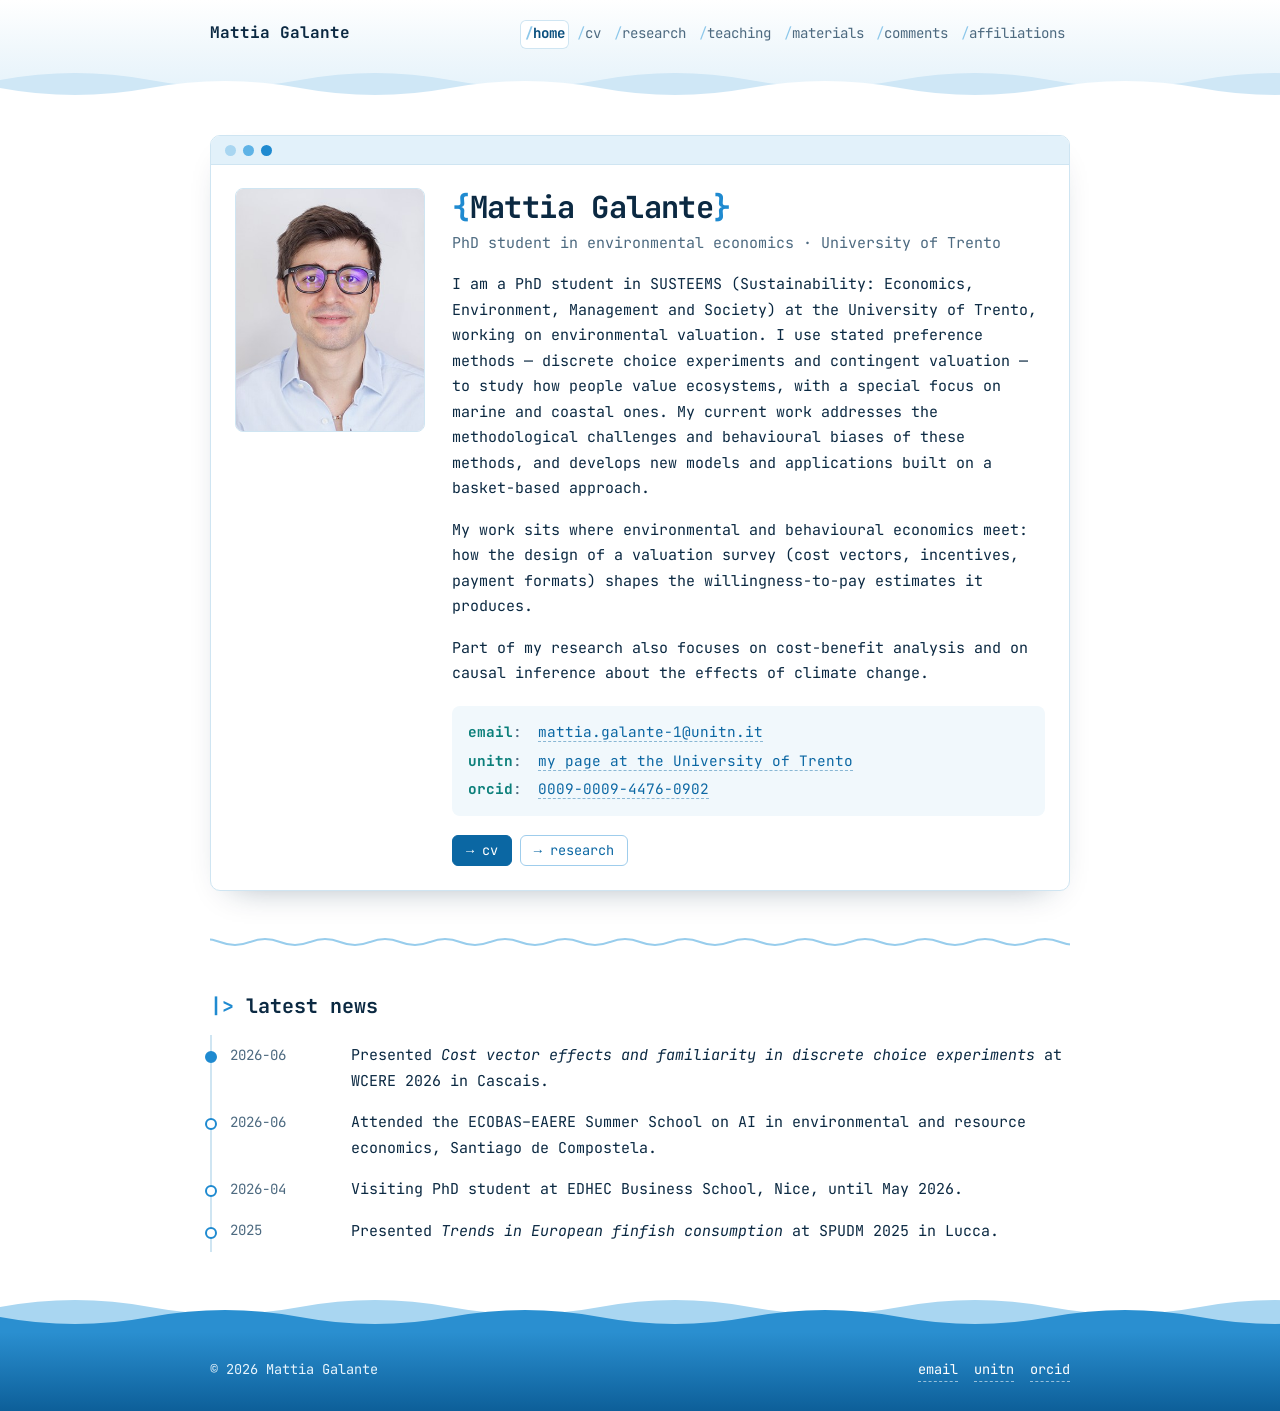
<file: index.html>
<!DOCTYPE html>
<html lang="en">
<head>
  <meta charset="utf-8">
  <meta name="viewport" content="width=device-width, initial-scale=1">
  <title>Mattia Galante — Environmental Economics</title>
  <meta name="description" content="PhD student in Sustainability (economics) at the University of Trento: economic valuation of marine ecosystems, stated preferences, choice modelling.">
  <meta name="author" content="Mattia Galante">
  <meta name="theme-color" content="#1f8ad0">
  <link rel="icon" href="assets/img/favicon.svg" type="image/svg+xml">
  <link rel="stylesheet" href="assets/css/style.css">
  <script src="assets/js/main.js" defer></script>
</head>
<body>
  <a class="skip-link" href="#main">Skip to content</a>

  <!-- ===== HEADER — same on every page: only aria-current changes ===== -->
  <header class="site-header">
    <div class="wrap">
      <a class="brand" href="index.html">Mattia Galante</a>
      <nav class="site-nav" aria-label="Main">
        <a href="index.html" aria-current="page">home</a>
        <a href="cv.html">cv</a>
        <a href="research.html">research</a>
        <a href="teaching.html">teaching</a>
        <a href="materials.html">materials</a>
        <a href="comments.html">comments</a>
        <a href="affiliations.html">affiliations</a>
      </nav>
    </div>
  </header>

  <main id="main" class="wrap">

    <!-- ===== ABOUT ME ===== -->
    <section class="term" aria-labelledby="about-title">
      <div class="term-bar" aria-hidden="true"><i></i><i></i><i></i></div>
      <div class="term-body about">
        <!-- Photo: to change it, replace assets/img/photo.jpg keeping the same name -->
        <img class="photo" src="assets/img/photo.jpg" alt="Portrait of Mattia Galante" width="190" height="245">
        <div>
          <h1 id="about-title">Mattia Galante</h1>
          <p class="role">PhD student in environmental economics &middot; University of Trento</p>
          <p>I am a PhD student in SUSTEEMS (Sustainability: Economics, Environment, Management and Society) at the University of Trento, working on environmental valuation. I use stated preference methods &mdash; discrete choice experiments and contingent valuation &mdash; to study how people value ecosystems, with a special focus on marine and coastal ones. My current work addresses the methodological challenges and behavioural biases of these methods, and develops new models and applications built on a basket-based approach.</p>
          <p>My work sits where environmental and behavioural economics meet: how the design of a valuation survey (cost vectors, incentives, payment formats) shapes the willingness-to-pay estimates it produces.</p>
          <p>Part of my research also focuses on cost-benefit analysis and on causal inference about the effects of climate change.</p>
          <dl class="kv">
            <dt>email</dt><dd><a href="mailto:mattia.galante-1@unitn.it">mattia.galante-1@unitn.it</a></dd>
            <dt>unitn</dt><dd><a href="https://webapps.unitn.it/du/en/Persona/PER0280218/Curriculum">my page at the University of Trento</a></dd>
            <dt>orcid</dt><dd><a href="https://orcid.org/0009-0009-4476-0902">0009-0009-4476-0902</a></dd>
          </dl>
          <div class="btn-row">
            <a class="btn primary" href="cv.html">&rarr; cv</a>
            <a class="btn" href="research.html">&rarr; research</a>
          </div>
        </div>
      </div>
    </section>

    <hr class="tilde">

    <!-- ===== LATEST NEWS — newest first; copy an <li> to add an item ===== -->
    <section aria-labelledby="news-title">
      <h2 id="news-title">latest news</h2>
      <ul class="log">
        <li><time datetime="2026-06">2026-06</time><span>Presented <em>Cost vector effects and familiarity in discrete choice experiments</em> at WCERE 2026 in Cascais.</span></li>
        <li><time datetime="2026-06">2026-06</time><span>Attended the ECOBAS&ndash;EAERE Summer School on AI in environmental and resource economics, Santiago de Compostela.</span></li>
        <li><time datetime="2026-04">2026-04</time><span>Visiting PhD student at EDHEC Business School, Nice, until May 2026.</span></li>
        <li><time datetime="2025">2025</time><span>Presented <em>Trends in European finfish consumption</em> at SPUDM 2025 in Lucca.</span></li>
      </ul>
    </section>
  </main>

  <!-- ===== FOOTER — same on every page ===== -->
  <footer class="site-footer">
    <div class="wrap">
      <span>&copy; <span data-year>2026</span> Mattia Galante</span>
      <span class="footer-links">
        <a href="mailto:mattia.galante-1@unitn.it">email</a>
        <a href="https://webapps.unitn.it/du/en/Persona/PER0280218/Curriculum">unitn</a>
        <a href="https://orcid.org/0009-0009-4476-0902">orcid</a>
      </span>
    </div>
  </footer>
</body>
</html>
</file>
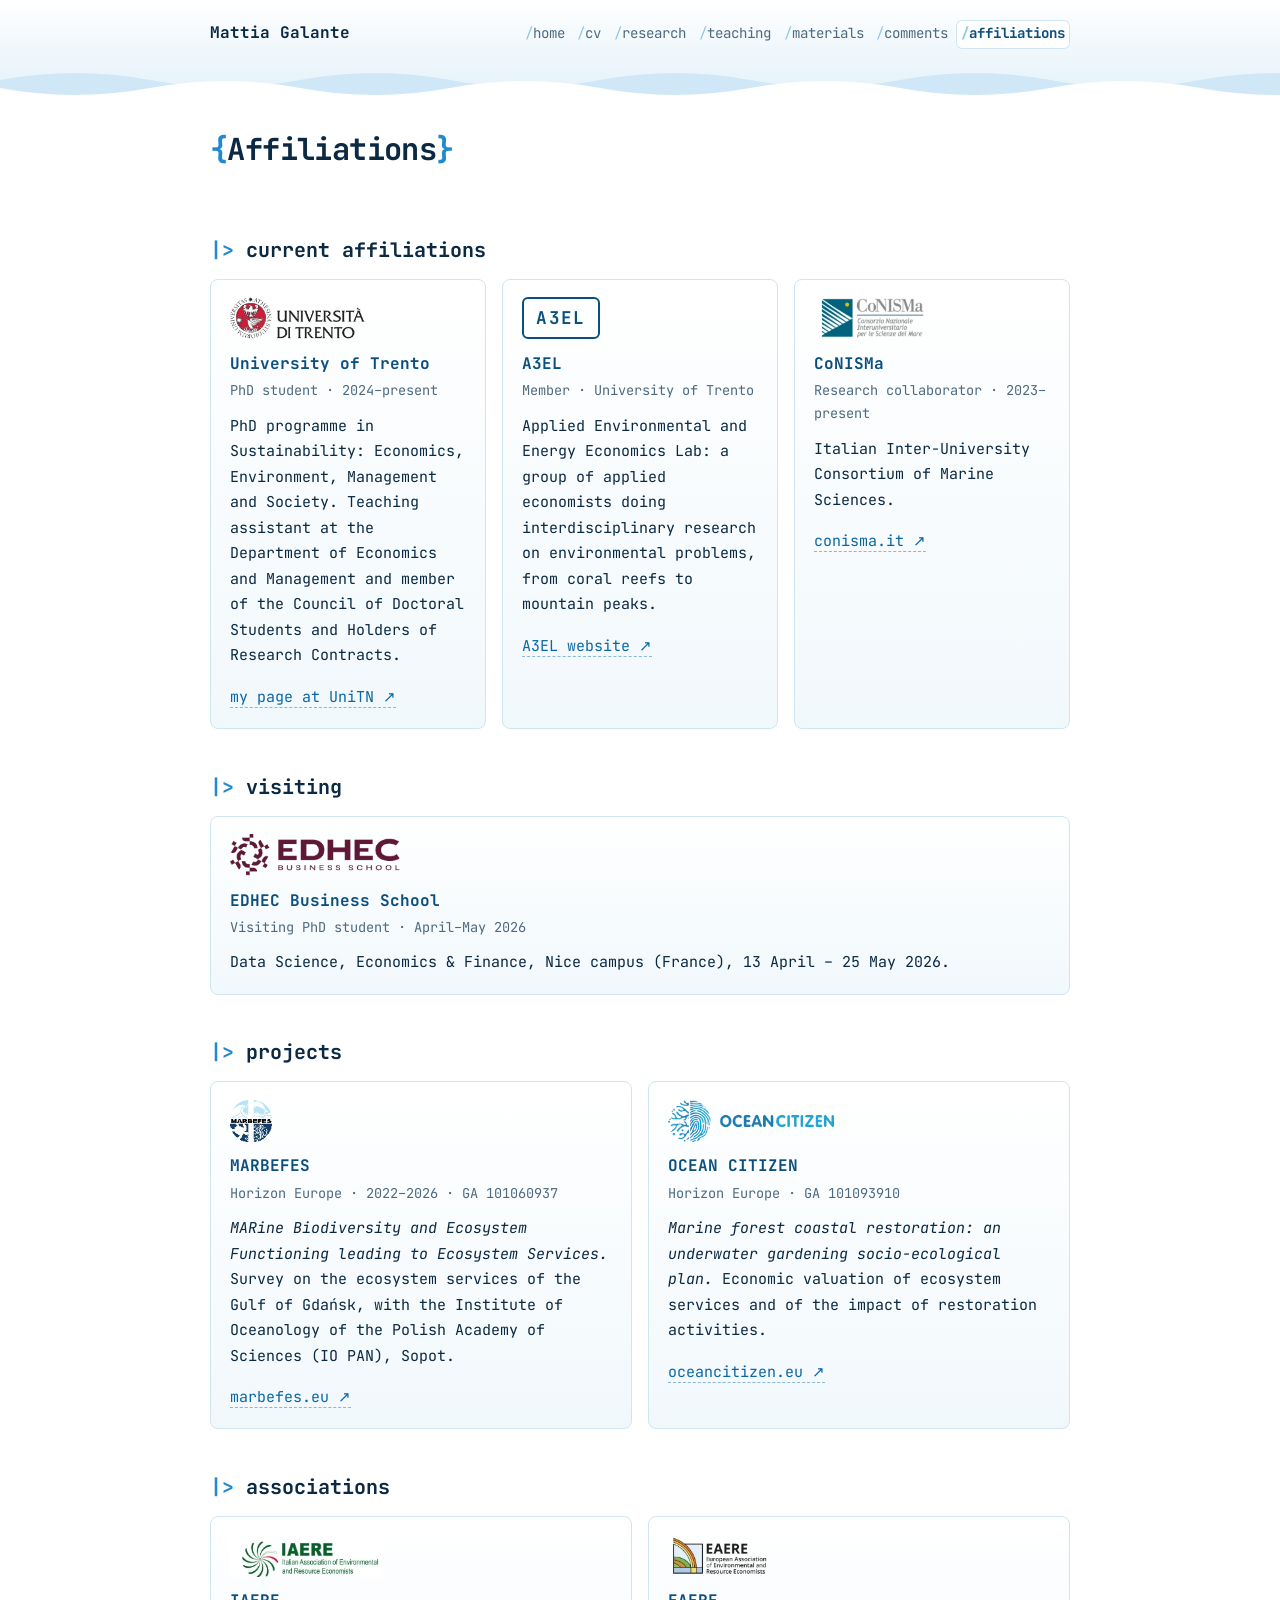
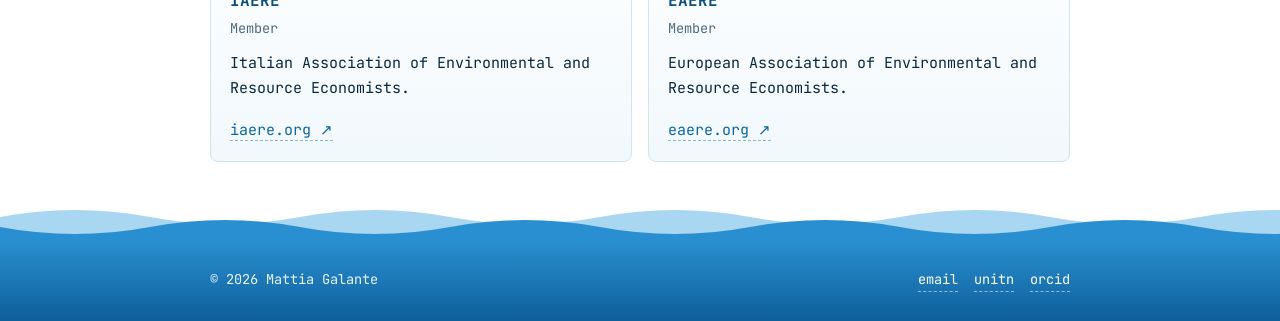
<file: affiliations.html>
<!DOCTYPE html>
<html lang="en">
<head>
  <meta charset="utf-8">
  <meta name="viewport" content="width=device-width, initial-scale=1">
  <title>Affiliations — Mattia Galante</title>
  <meta name="description" content="Affiliations of Mattia Galante.">
  <meta name="author" content="Mattia Galante">
  <meta name="theme-color" content="#1f8ad0">
  <link rel="icon" href="assets/img/favicon.svg" type="image/svg+xml">
  <link rel="stylesheet" href="assets/css/style.css">
  <script src="assets/js/main.js" defer></script>
</head>
<body>
  <a class="skip-link" href="#main">Skip to content</a>

  <!-- ===== HEADER — same on every page: only aria-current changes ===== -->
  <header class="site-header">
    <div class="wrap">
      <a class="brand" href="index.html">Mattia Galante</a>
      <nav class="site-nav" aria-label="Main">
        <a href="index.html">home</a>
        <a href="cv.html">cv</a>
        <a href="research.html">research</a>
        <a href="teaching.html">teaching</a>
        <a href="materials.html">materials</a>
        <a href="comments.html">comments</a>
        <a href="affiliations.html" aria-current="page">affiliations</a>
      </nav>
    </div>
  </header>

  <main id="main" class="wrap">

    <section class="page-head">
      <h1>Affiliations</h1>
    </section>

    <section aria-labelledby="aff-current">
      <h2 id="aff-current">current affiliations</h2>
      <div class="cards">
        <article class="card">
          <img class="card-logo" src="assets/img/logos/unitn.webp" alt="University of Trento logo" loading="lazy">
          <h3>University of Trento</h3>
          <p class="meta">PhD student &middot; 2024&ndash;present</p>
          <p>PhD programme in Sustainability: Economics, Environment, Management and Society. Teaching assistant at the Department of Economics and Management and member of the Council of Doctoral Students and Holders of Research Contracts.</p>
          <p><a href="https://webapps.unitn.it/du/en/Persona/PER0280218/Curriculum">my page at UniTN &#8599;</a></p>
        </article>
        <article class="card">
          <span class="card-logo-text" aria-hidden="true">A3EL</span>
          <h3>A3EL</h3>
          <p class="meta">Member &middot; University of Trento</p>
          <p>Applied Environmental and Energy Economics Lab: a group of applied economists doing interdisciplinary research on environmental problems, from coral reefs to mountain peaks.</p>
          <p><a href="https://sites.google.com/view/a3el/home">A3EL website &#8599;</a></p>
        </article>
        <article class="card">
          <img class="card-logo" src="assets/img/logos/conisma.webp" alt="CoNISMa logo" loading="lazy">
          <h3>CoNISMa</h3>
          <p class="meta">Research collaborator &middot; 2023&ndash;present</p>
          <p>Italian Inter-University Consortium of Marine Sciences.</p>
          <p><a href="https://www.conisma.it/">conisma.it &#8599;</a></p>
        </article>
      </div>
    </section>

    <section aria-labelledby="aff-visiting">
      <h2 id="aff-visiting">visiting</h2>
      <div class="cards">
        <article class="card">
          <img class="card-logo" src="assets/img/logos/edhec.webp" alt="EDHEC Business School logo" loading="lazy">
          <h3>EDHEC Business School</h3>
          <p class="meta">Visiting PhD student &middot; April&ndash;May 2026</p>
          <p>Data Science, Economics &amp; Finance, Nice campus (France), 13 April &ndash; 25 May 2026.</p>
        </article>
      </div>
    </section>

    <section aria-labelledby="aff-projects">
      <h2 id="aff-projects">projects</h2>
      <div class="cards">
        <article class="card">
          <img class="card-logo" src="assets/img/logos/marbefes.webp" alt="MARBEFES logo" loading="lazy">
          <h3>MARBEFES</h3>
          <p class="meta">Horizon Europe &middot; 2022&ndash;2026 &middot; GA 101060937</p>
          <p><em>MARine Biodiversity and Ecosystem Functioning leading to Ecosystem Services.</em> Survey on the ecosystem services of the Gulf of Gdańsk, with the Institute of Oceanology of the Polish Academy of Sciences (IO PAN), Sopot.</p>
          <p><a href="https://www.marbefes.eu">marbefes.eu &#8599;</a></p>
        </article>
        <article class="card">
          <img class="card-logo" src="assets/img/logos/oceancitizen.webp" alt="OCEAN CITIZEN logo" loading="lazy">
          <h3>OCEAN CITIZEN</h3>
          <p class="meta">Horizon Europe &middot; GA 101093910</p>
          <p><em>Marine forest coastal restoration: an underwater gardening socio-ecological plan.</em> Economic valuation of ecosystem services and of the impact of restoration activities.</p>
          <p><a href="https://oceancitizen.eu/">oceancitizen.eu &#8599;</a></p>
        </article>
      </div>
    </section>

    <section aria-labelledby="aff-assoc">
      <h2 id="aff-assoc">associations</h2>
      <div class="cards">
        <article class="card">
          <img class="card-logo" src="assets/img/logos/iaere.webp" alt="IAERE logo" loading="lazy">
          <h3>IAERE</h3>
          <p class="meta">Member</p>
          <p>Italian Association of Environmental and Resource Economists.</p>
          <p><a href="https://www.iaere.org/">iaere.org &#8599;</a></p>
        </article>
        <article class="card">
          <img class="card-logo" src="assets/img/logos/eaere.webp" alt="EAERE logo" loading="lazy">
          <h3>EAERE</h3>
          <p class="meta">Member</p>
          <p>European Association of Environmental and Resource Economists.</p>
          <p><a href="https://www.eaere.org/">eaere.org &#8599;</a></p>
        </article>
      </div>
    </section>
  </main>

  <!-- ===== FOOTER — same on every page ===== -->
  <footer class="site-footer">
    <div class="wrap">
      <span>&copy; <span data-year>2026</span> Mattia Galante</span>
      <span class="footer-links">
        <a href="mailto:mattia.galante-1@unitn.it">email</a>
        <a href="https://webapps.unitn.it/du/en/Persona/PER0280218/Curriculum">unitn</a>
        <a href="https://orcid.org/0009-0009-4476-0902">orcid</a>
      </span>
    </div>
  </footer>
</body>
</html>
</file>
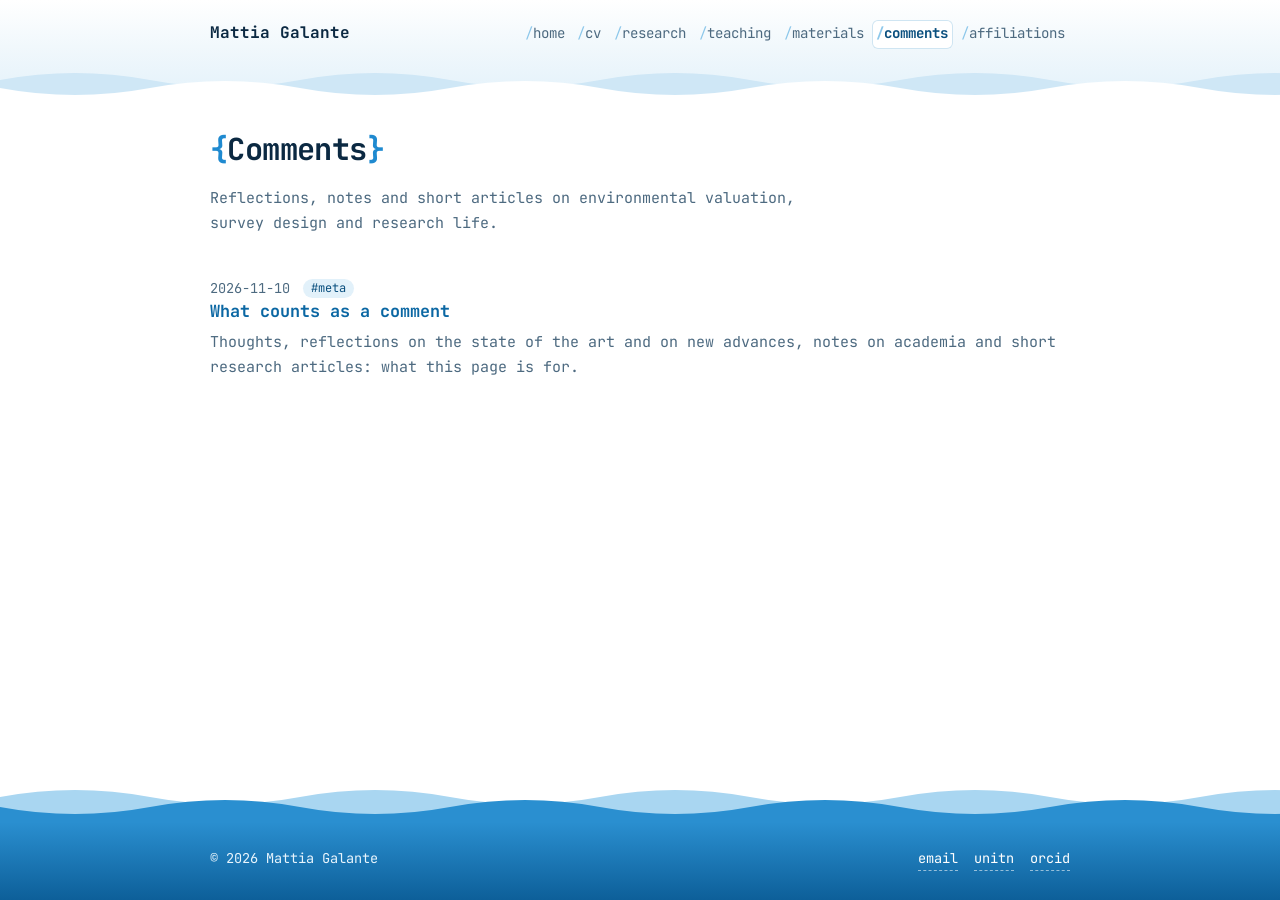
<file: comments.html>
<!DOCTYPE html>
<html lang="en">
<head>
  <meta charset="utf-8">
  <meta name="viewport" content="width=device-width, initial-scale=1">
  <title>Comments — Mattia Galante</title>
  <meta name="description" content="Reflections and short articles by Mattia Galante.">
  <meta name="author" content="Mattia Galante">
  <meta name="theme-color" content="#1f8ad0">
  <link rel="icon" href="assets/img/favicon.svg" type="image/svg+xml">
  <link rel="stylesheet" href="assets/css/style.css">
  <script src="assets/js/main.js" defer></script>
</head>
<body>
  <a class="skip-link" href="#main">Skip to content</a>

  <!-- ===== HEADER — same on every page: only aria-current changes ===== -->
  <header class="site-header">
    <div class="wrap">
      <a class="brand" href="index.html">Mattia Galante</a>
      <nav class="site-nav" aria-label="Main">
        <a href="index.html">home</a>
        <a href="cv.html">cv</a>
        <a href="research.html">research</a>
        <a href="teaching.html">teaching</a>
        <a href="materials.html">materials</a>
        <a href="comments.html" aria-current="page">comments</a>
        <a href="affiliations.html">affiliations</a>
      </nav>
    </div>
  </header>

  <main id="main" class="wrap">

    <section class="page-head">
      <h1>Comments</h1>
      <p class="lead">Reflections, notes and short articles on environmental valuation, survey design and research life.</p>
    </section>

    <!-- New post: copy an existing file in comments/ (e.g. what-counts-as-a-comment.html),
         rename it, edit it, then copy an <article class="post-item"> block below (newest first). -->
    <section class="posts" aria-label="All posts">
      <article class="post-item">
        <div class="meta"><time datetime="2026-11-10">2026-11-10</time><span class="tag">#meta</span></div>
        <h3><a href="comments/what-counts-as-a-comment.html">What counts as a comment</a></h3>
        <p class="muted">Thoughts, reflections on the state of the art and on new advances, notes on academia and short research articles: what this page is for.</p>
      </article>
    </section>
  </main>

  <!-- ===== FOOTER — same on every page ===== -->
  <footer class="site-footer">
    <div class="wrap">
      <span>&copy; <span data-year>2026</span> Mattia Galante</span>
      <span class="footer-links">
        <a href="mailto:mattia.galante-1@unitn.it">email</a>
        <a href="https://webapps.unitn.it/du/en/Persona/PER0280218/Curriculum">unitn</a>
        <a href="https://orcid.org/0009-0009-4476-0902">orcid</a>
      </span>
    </div>
  </footer>
</body>
</html>
</file>
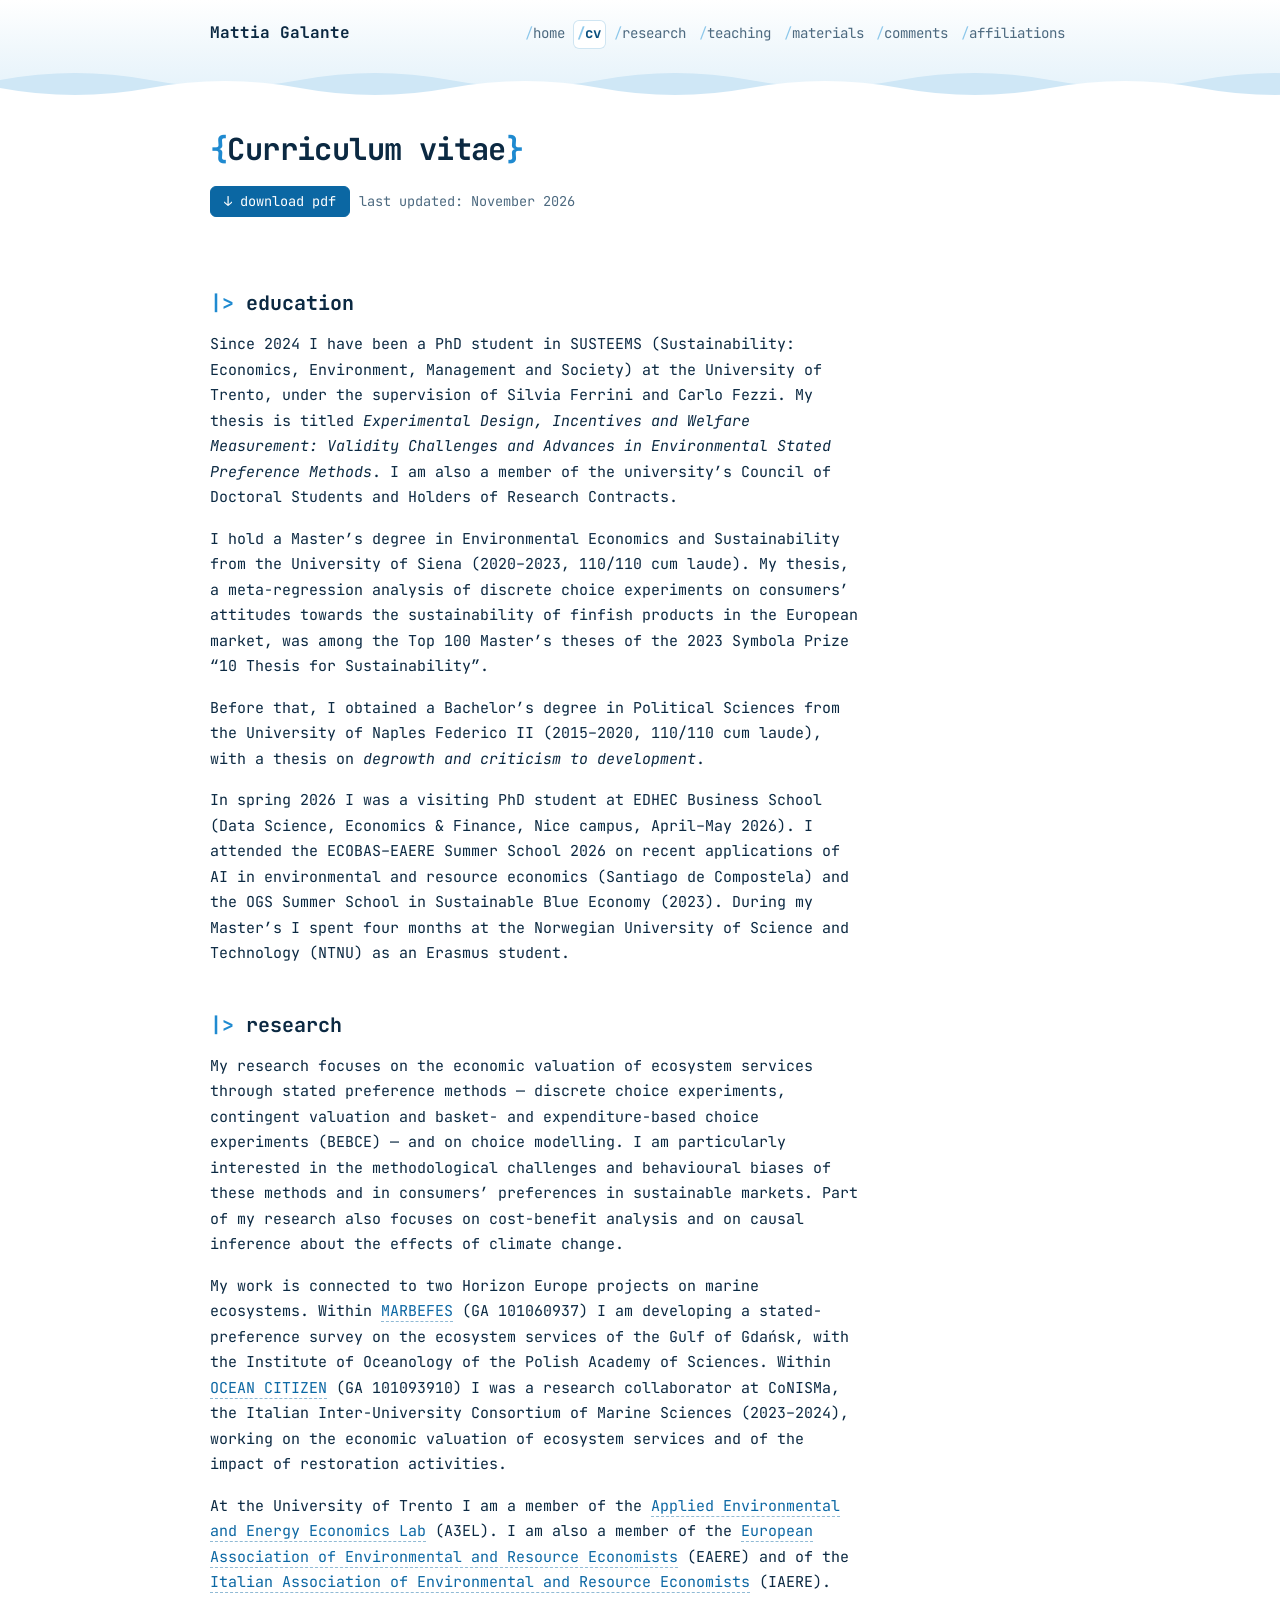
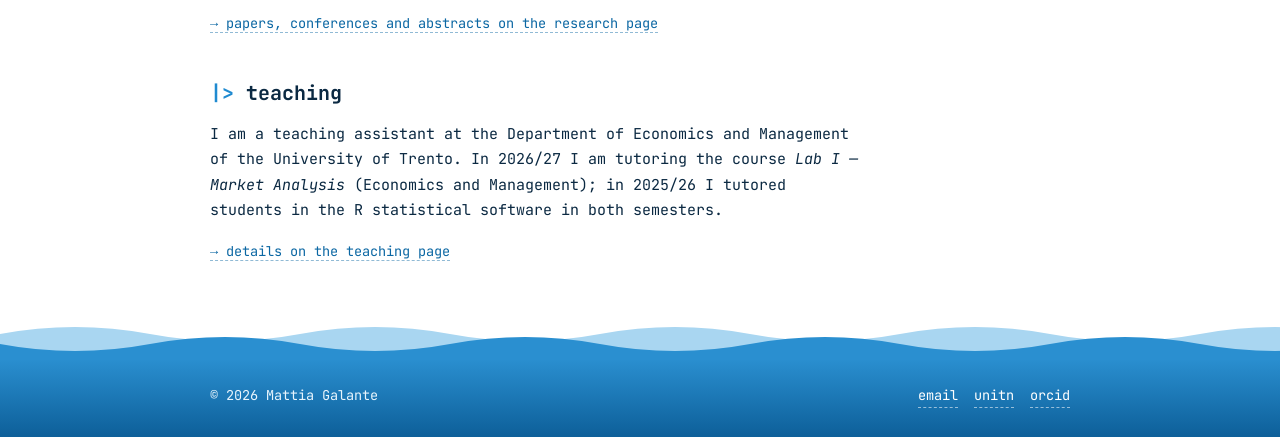
<file: cv.html>
<!DOCTYPE html>
<html lang="en">
<head>
  <meta charset="utf-8">
  <meta name="viewport" content="width=device-width, initial-scale=1">
  <title>CV — Mattia Galante</title>
  <meta name="description" content="Curriculum vitae of Mattia Galante.">
  <meta name="author" content="Mattia Galante">
  <meta name="theme-color" content="#1f8ad0">
  <link rel="icon" href="assets/img/favicon.svg" type="image/svg+xml">
  <link rel="stylesheet" href="assets/css/style.css">
  <script src="assets/js/main.js" defer></script>
</head>
<body>
  <a class="skip-link" href="#main">Skip to content</a>

  <!-- ===== HEADER — same on every page: only aria-current changes ===== -->
  <header class="site-header">
    <div class="wrap">
      <a class="brand" href="index.html">Mattia Galante</a>
      <nav class="site-nav" aria-label="Main">
        <a href="index.html">home</a>
        <a href="cv.html" aria-current="page">cv</a>
        <a href="research.html">research</a>
        <a href="teaching.html">teaching</a>
        <a href="materials.html">materials</a>
        <a href="comments.html">comments</a>
        <a href="affiliations.html">affiliations</a>
      </nav>
    </div>
  </header>

  <main id="main" class="wrap">

    <section class="page-head">
      <h1>Curriculum vitae</h1>
      <div class="cv-actions">
        <!-- Replace assets/cv.pdf with your CV, keeping the same file name -->
        <a class="btn primary" href="assets/cv.pdf" download="CV_MattiaGalante.pdf">&darr; download pdf</a>
        <span class="muted small">last updated: November 2026</span>
      </div>
    </section>

    <section class="prose" aria-labelledby="cv-edu">
      <h2 id="cv-edu">education</h2>
      <p>Since 2024 I have been a PhD student in SUSTEEMS (Sustainability: Economics, Environment, Management and Society) at the University of Trento, under the supervision of Silvia Ferrini and Carlo Fezzi. My thesis is titled <em>Experimental Design, Incentives and Welfare Measurement: Validity Challenges and Advances in Environmental Stated Preference Methods</em>. I am also a member of the university&rsquo;s Council of Doctoral Students and Holders of Research Contracts.</p>
      <p>I hold a Master&rsquo;s degree in Environmental Economics and Sustainability from the University of Siena (2020&ndash;2023, 110/110 cum laude). My thesis, a meta-regression analysis of discrete choice experiments on consumers&rsquo; attitudes towards the sustainability of finfish products in the European market, was among the Top 100 Master&rsquo;s theses of the 2023 Symbola Prize &ldquo;10 Thesis for Sustainability&rdquo;.</p>
      <p>Before that, I obtained a Bachelor&rsquo;s degree in Political Sciences from the University of Naples Federico II (2015&ndash;2020, 110/110 cum laude), with a thesis on <em>degrowth and criticism to development</em>.</p>
      <p>In spring 2026 I was a visiting PhD student at EDHEC Business School (Data Science, Economics &amp; Finance, Nice campus, April&ndash;May 2026). I attended the ECOBAS&ndash;EAERE Summer School 2026 on recent applications of AI in environmental and resource economics (Santiago de Compostela) and the OGS Summer School in Sustainable Blue Economy (2023). During my Master&rsquo;s I spent four months at the Norwegian University of Science and Technology (NTNU) as an Erasmus student.</p>
    </section>

    <section class="prose" aria-labelledby="cv-res">
      <h2 id="cv-res">research</h2>
      <p>My research focuses on the economic valuation of ecosystem services through stated preference methods &mdash; discrete choice experiments, contingent valuation and basket- and expenditure-based choice experiments (BEBCE) &mdash; and on choice modelling. I am particularly interested in the methodological challenges and behavioural biases of these methods and in consumers&rsquo; preferences in sustainable markets. Part of my research also focuses on cost-benefit analysis and on causal inference about the effects of climate change.</p>
      <p>My work is connected to two Horizon Europe projects on marine ecosystems. Within <a href="https://www.marbefes.eu">MARBEFES</a> (GA 101060937) I am developing a stated-preference survey on the ecosystem services of the Gulf of Gdańsk, with the Institute of Oceanology of the Polish Academy of Sciences. Within <a href="https://oceancitizen.eu/">OCEAN CITIZEN</a> (GA 101093910) I was a research collaborator at CoNISMa, the Italian Inter-University Consortium of Marine Sciences (2023&ndash;2024), working on the economic valuation of ecosystem services and of the impact of restoration activities.</p>
      <p>At the University of Trento I am a member of the <a href="https://sites.google.com/view/a3el/home">Applied Environmental and Energy Economics Lab</a> (A3EL). I am also a member of the <a href="https://www.eaere.org/">European Association of Environmental and Resource Economists</a> (EAERE) and of the <a href="https://www.iaere.org/">Italian Association of Environmental and Resource Economists</a> (IAERE).</p>
      <p class="small"><a href="research.html">&rarr; papers, conferences and abstracts on the research page</a></p>
    </section>

    <section class="prose" aria-labelledby="cv-teach">
      <h2 id="cv-teach">teaching</h2>
      <p>I am a teaching assistant at the Department of Economics and Management of the University of Trento. In 2026/27 I am tutoring the course <em>Lab I &mdash; Market Analysis</em> (Economics and Management); in 2025/26 I tutored students in the R statistical software in both semesters.</p>
      <p class="small"><a href="teaching.html">&rarr; details on the teaching page</a></p>
    </section>
  </main>

  <!-- ===== FOOTER — same on every page ===== -->
  <footer class="site-footer">
    <div class="wrap">
      <span>&copy; <span data-year>2026</span> Mattia Galante</span>
      <span class="footer-links">
        <a href="mailto:mattia.galante-1@unitn.it">email</a>
        <a href="https://webapps.unitn.it/du/en/Persona/PER0280218/Curriculum">unitn</a>
        <a href="https://orcid.org/0009-0009-4476-0902">orcid</a>
      </span>
    </div>
  </footer>
</body>
</html>
</file>
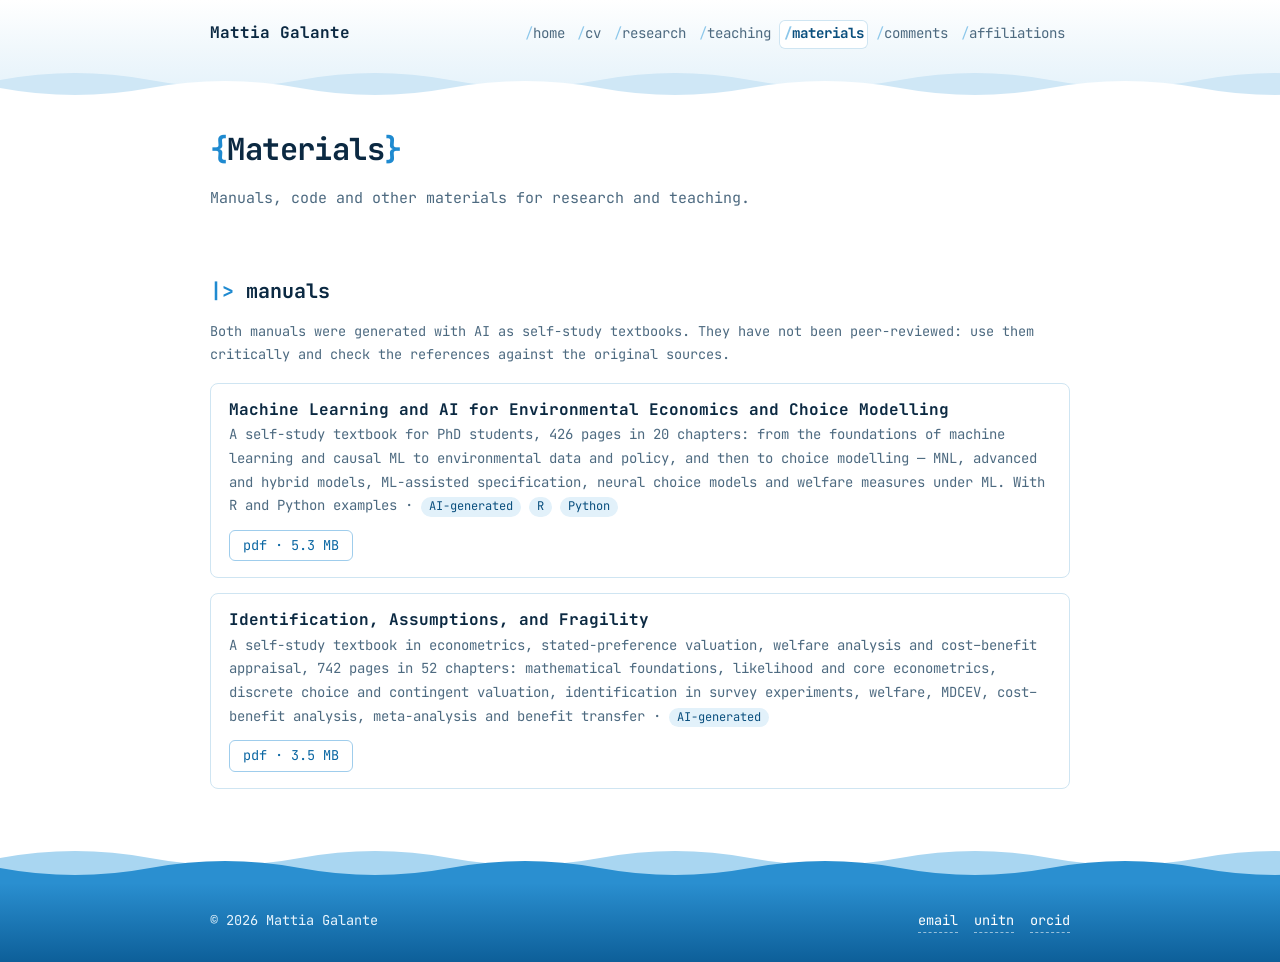
<file: materials.html>
<!DOCTYPE html>
<html lang="en">
<head>
  <meta charset="utf-8">
  <meta name="viewport" content="width=device-width, initial-scale=1">
  <title>Materials — Mattia Galante</title>
  <meta name="description" content="Manuals and code by Mattia Galante.">
  <meta name="author" content="Mattia Galante">
  <meta name="theme-color" content="#1f8ad0">
  <link rel="icon" href="assets/img/favicon.svg" type="image/svg+xml">
  <link rel="stylesheet" href="assets/css/style.css">
  <script src="assets/js/main.js" defer></script>
</head>
<body>
  <a class="skip-link" href="#main">Skip to content</a>

  <!-- ===== HEADER — same on every page: only aria-current changes ===== -->
  <header class="site-header">
    <div class="wrap">
      <a class="brand" href="index.html">Mattia Galante</a>
      <nav class="site-nav" aria-label="Main">
        <a href="index.html">home</a>
        <a href="cv.html">cv</a>
        <a href="research.html">research</a>
        <a href="teaching.html">teaching</a>
        <a href="materials.html" aria-current="page">materials</a>
        <a href="comments.html">comments</a>
        <a href="affiliations.html">affiliations</a>
      </nav>
    </div>
  </header>

  <main id="main" class="wrap">

    <section class="page-head">
      <h1>Materials</h1>
      <p class="lead">Manuals, code and other materials for research and teaching.</p>
      <!-- In-page index: remove "hidden" when the code section is visible again -->
      <ul class="toc" hidden>
        <li><a href="#manuals">manuals</a></li>
        <li><a href="#code">code</a></li>
      </ul>
    </section>

    <!-- Put the files in the materials/ folder and copy an <article class="pub"> block for each one -->
    <section aria-labelledby="manuals">
      <h2 id="manuals">manuals</h2>
      <p class="muted small">Both manuals were generated with AI as self-study textbooks. They have not been peer-reviewed: use them critically and check the references against the original sources.</p>
      <article class="pub">
        <h3 class="pub-title">Machine Learning and AI for Environmental Economics and Choice Modelling</h3>
        <p class="pub-meta">A self-study textbook for PhD students, 426 pages in 20 chapters: from the foundations of machine learning and causal ML to environmental data and policy, and then to choice modelling &mdash; MNL, advanced and hybrid models, ML-assisted specification, neural choice models and welfare measures under ML. With R and Python examples &middot; <span class="tag">AI-generated</span> <span class="tag">R</span> <span class="tag">Python</span></p>
        <div class="pub-actions">
          <a class="btn" href="materials/ml-ai-environmental-economics-choice-modelling.pdf">pdf &middot; 5.3 MB</a>
        </div>
      </article>
      <article class="pub">
        <h3 class="pub-title">Identification, Assumptions, and Fragility</h3>
        <p class="pub-meta">A self-study textbook in econometrics, stated-preference valuation, welfare analysis and cost&ndash;benefit appraisal, 742 pages in 52 chapters: mathematical foundations, likelihood and core econometrics, discrete choice and contingent valuation, identification in survey experiments, welfare, MDCEV, cost&ndash;benefit analysis, meta-analysis and benefit transfer &middot; <span class="tag">AI-generated</span></p>
        <div class="pub-actions">
          <a class="btn" href="materials/identification-assumptions-fragility.pdf">pdf &middot; 3.5 MB</a>
        </div>
      </article>
    </section>

    <!-- CODE section: hidden for now. To show it, delete the word "hidden" below
         (and in the in-page index above). -->
    <section aria-labelledby="code" hidden>
      <h2 id="code">code</h2>
      <p class="todo-note">Example entry: replace it with your first script or repository, or delete it.</p>
      <article class="pub">
        <h3 class="pub-title"><span class="todo">[Script or package name]</span></h3>
        <p class="pub-meta"><span class="todo">[What it does]</span> &middot; <span class="tag">R</span> <span class="tag">Apollo</span></p>
        <div class="pub-actions">
          <a class="btn" href="#">code</a>
          <a class="btn" href="#">github &#8599;</a>
        </div>
      </article>
    </section>
  </main>

  <!-- ===== FOOTER — same on every page ===== -->
  <footer class="site-footer">
    <div class="wrap">
      <span>&copy; <span data-year>2026</span> Mattia Galante</span>
      <span class="footer-links">
        <a href="mailto:mattia.galante-1@unitn.it">email</a>
        <a href="https://webapps.unitn.it/du/en/Persona/PER0280218/Curriculum">unitn</a>
        <a href="https://orcid.org/0009-0009-4476-0902">orcid</a>
      </span>
    </div>
  </footer>
</body>
</html>
</file>
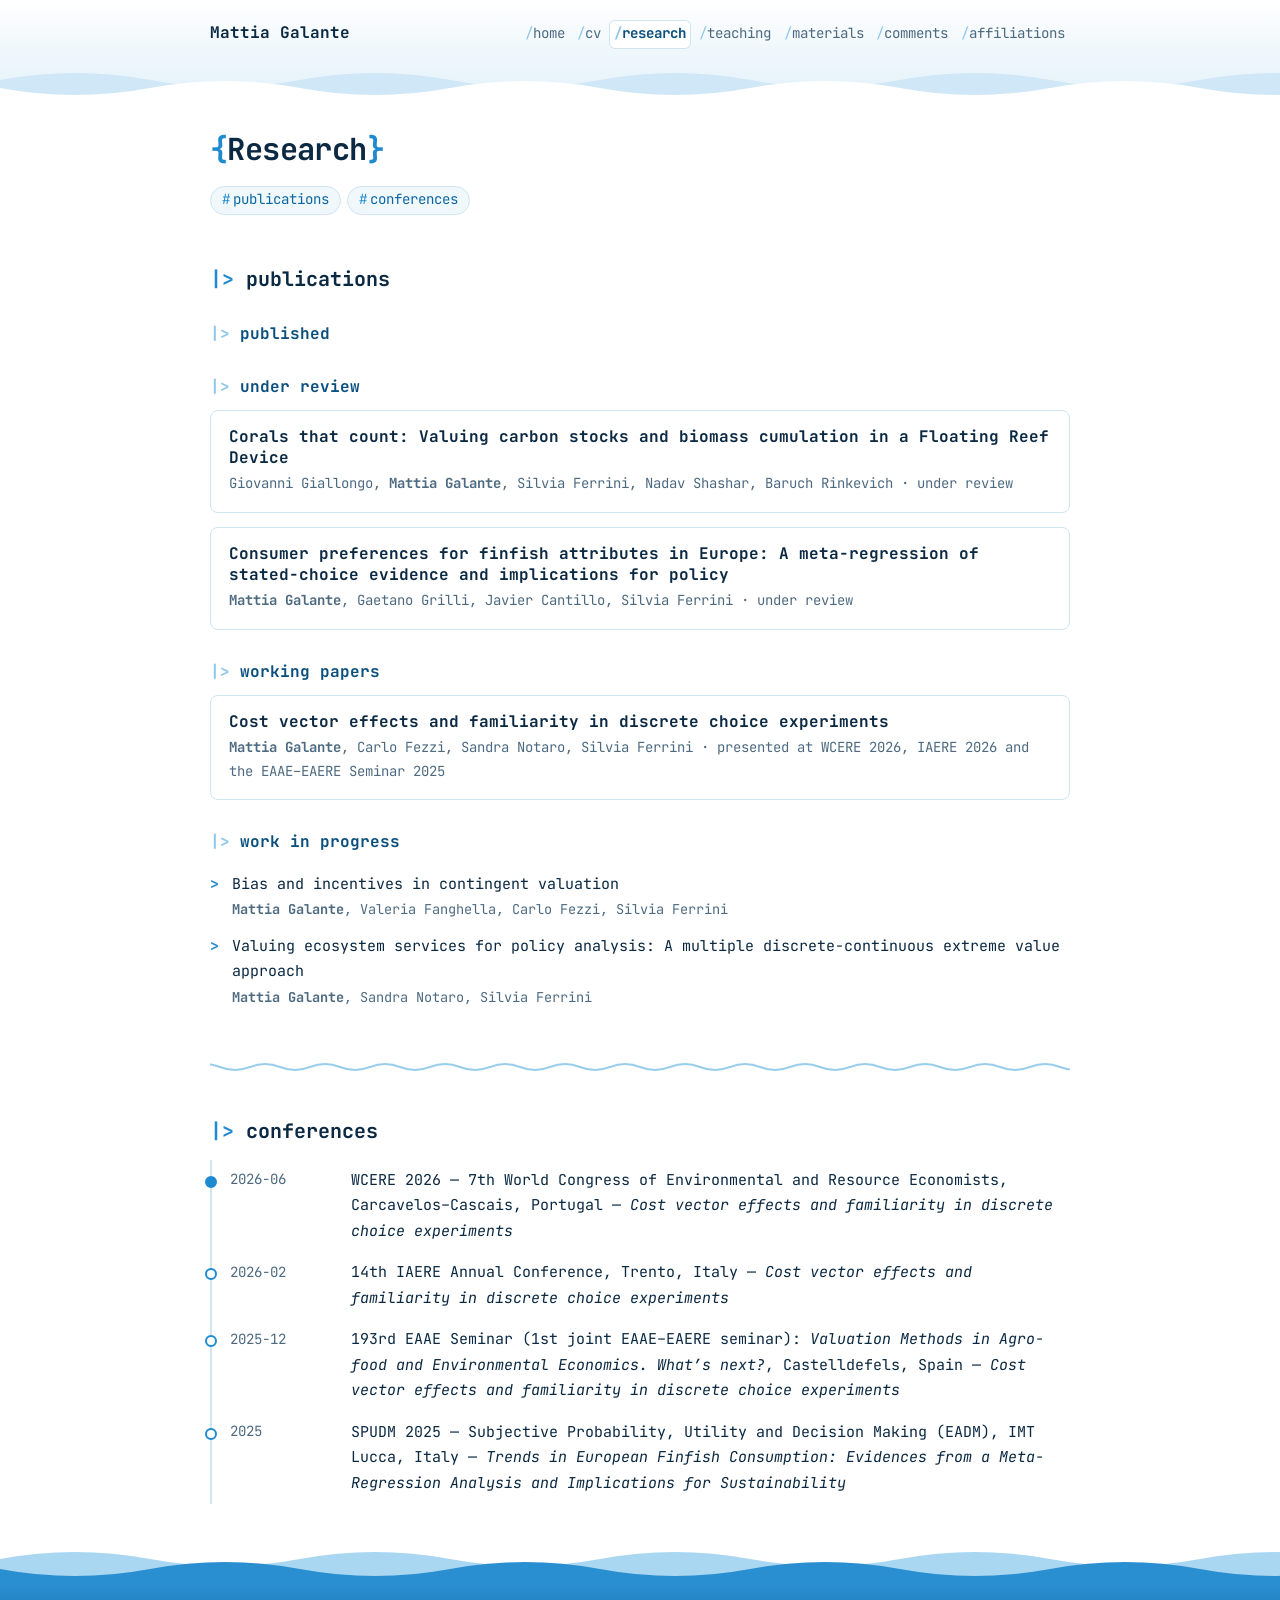
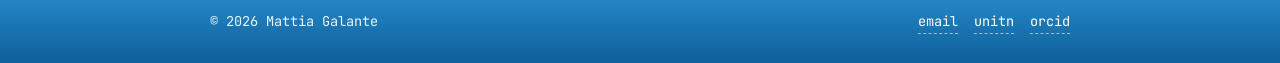
<file: research.html>
<!DOCTYPE html>
<html lang="en">
<head>
  <meta charset="utf-8">
  <meta name="viewport" content="width=device-width, initial-scale=1">
  <title>Research — Mattia Galante</title>
  <meta name="description" content="Publications, working papers and conferences of Mattia Galante.">
  <meta name="author" content="Mattia Galante">
  <meta name="theme-color" content="#1f8ad0">
  <link rel="icon" href="assets/img/favicon.svg" type="image/svg+xml">
  <link rel="stylesheet" href="assets/css/style.css">
  <script src="assets/js/main.js" defer></script>
</head>
<body>
  <a class="skip-link" href="#main">Skip to content</a>

  <!-- ===== HEADER — same on every page: only aria-current changes ===== -->
  <header class="site-header">
    <div class="wrap">
      <a class="brand" href="index.html">Mattia Galante</a>
      <nav class="site-nav" aria-label="Main">
        <a href="index.html">home</a>
        <a href="cv.html">cv</a>
        <a href="research.html" aria-current="page">research</a>
        <a href="teaching.html">teaching</a>
        <a href="materials.html">materials</a>
        <a href="comments.html">comments</a>
        <a href="affiliations.html">affiliations</a>
      </nav>
    </div>
  </header>

  <main id="main" class="wrap">

    <section class="page-head">
      <h1>Research</h1>
      <ul class="toc">
        <li><a href="#publications">publications</a></li>
        <li><a href="#conferences">conferences</a></li>
      </ul>
    </section>

    <section aria-labelledby="publications">
      <h2 id="publications">publications</h2>

      <!-- To add a paper, copy a whole <article class="pub"> ... </article> block -->
      <h3 id="published">published</h3>
      <!-- Template for a published paper (abstract button + doi button): copy it below this comment,
           without the comment markers, and fill in title, authors, journal, abstract and doi.
      <article class="pub">
        <h4 class="pub-title">Paper title</h4>
        <p class="pub-meta"><strong>Mattia Galante</strong>, Co-author &middot; <em>Journal</em>, year</p>
        <div class="pub-actions">
          <details class="abstract">
            <summary>abstract</summary>
            <div class="abstract-text"><p>Abstract text.</p></div>
          </details>
          <a class="btn" href="https://doi.org/...">doi &#8599;</a>
        </div>
      </article>
      -->

      <h3 id="under-review">under review</h3>
      <article class="pub">
        <h4 class="pub-title">Corals that count: Valuing carbon stocks and biomass cumulation in a Floating Reef Device</h4>
        <p class="pub-meta">Giovanni Giallongo, <strong>Mattia Galante</strong>, Silvia Ferrini, Nadav Shashar, Baruch Rinkevich &middot; under review</p>
      </article>
      <article class="pub">
        <h4 class="pub-title">Consumer preferences for finfish attributes in Europe: A meta-regression of stated-choice evidence and implications for policy</h4>
        <p class="pub-meta"><strong>Mattia Galante</strong>, Gaetano Grilli, Javier Cantillo, Silvia Ferrini &middot; under review</p>
      </article>

      <h3 id="working-papers">working papers</h3>
      <article class="pub">
        <h4 class="pub-title">Cost vector effects and familiarity in discrete choice experiments</h4>
        <p class="pub-meta"><strong>Mattia Galante</strong>, Carlo Fezzi, Sandra Notaro, Silvia Ferrini &middot; presented at WCERE 2026, IAERE 2026 and the EAAE&ndash;EAERE Seminar 2025</p>
      </article>

      <h3 id="work-in-progress">work in progress</h3>
      <ul class="prompt-list wip">
        <li>Bias and incentives in contingent valuation<br><span class="muted small"><strong>Mattia Galante</strong>, Valeria Fanghella, Carlo Fezzi, Silvia Ferrini</span></li>
        <li>Valuing ecosystem services for policy analysis: A multiple discrete-continuous extreme value approach<br><span class="muted small"><strong>Mattia Galante</strong>, Sandra Notaro, Silvia Ferrini</span></li>
      </ul>
    </section>

    <hr class="tilde">

    <section aria-labelledby="conferences">
      <h2 id="conferences">conferences</h2>
      <!-- newest first; copy an <li> to add one -->
      <ul class="log">
        <li><time datetime="2026-06">2026-06</time><span>WCERE 2026 &mdash; 7th World Congress of Environmental and Resource Economists, Carcavelos&ndash;Cascais, Portugal &mdash; <em>Cost vector effects and familiarity in discrete choice experiments</em></span></li>
        <li><time datetime="2026-02">2026-02</time><span>14th IAERE Annual Conference, Trento, Italy &mdash; <em>Cost vector effects and familiarity in discrete choice experiments</em></span></li>
        <li><time datetime="2025-12">2025-12</time><span>193rd EAAE Seminar (1st joint EAAE&ndash;EAERE seminar): <em>Valuation Methods in Agro-food and Environmental Economics. What&rsquo;s next?</em>, Castelldefels, Spain &mdash; <em>Cost vector effects and familiarity in discrete choice experiments</em></span></li>
        <li><time datetime="2025">2025</time><span>SPUDM 2025 &mdash; Subjective Probability, Utility and Decision Making (EADM), IMT Lucca, Italy &mdash; <em>Trends in European Finfish Consumption: Evidences from a Meta-Regression Analysis and Implications for Sustainability</em></span></li>
      </ul>
    </section>
  </main>

  <!-- ===== FOOTER — same on every page ===== -->
  <footer class="site-footer">
    <div class="wrap">
      <span>&copy; <span data-year>2026</span> Mattia Galante</span>
      <span class="footer-links">
        <a href="mailto:mattia.galante-1@unitn.it">email</a>
        <a href="https://webapps.unitn.it/du/en/Persona/PER0280218/Curriculum">unitn</a>
        <a href="https://orcid.org/0009-0009-4476-0902">orcid</a>
      </span>
    </div>
  </footer>
</body>
</html>
</file>
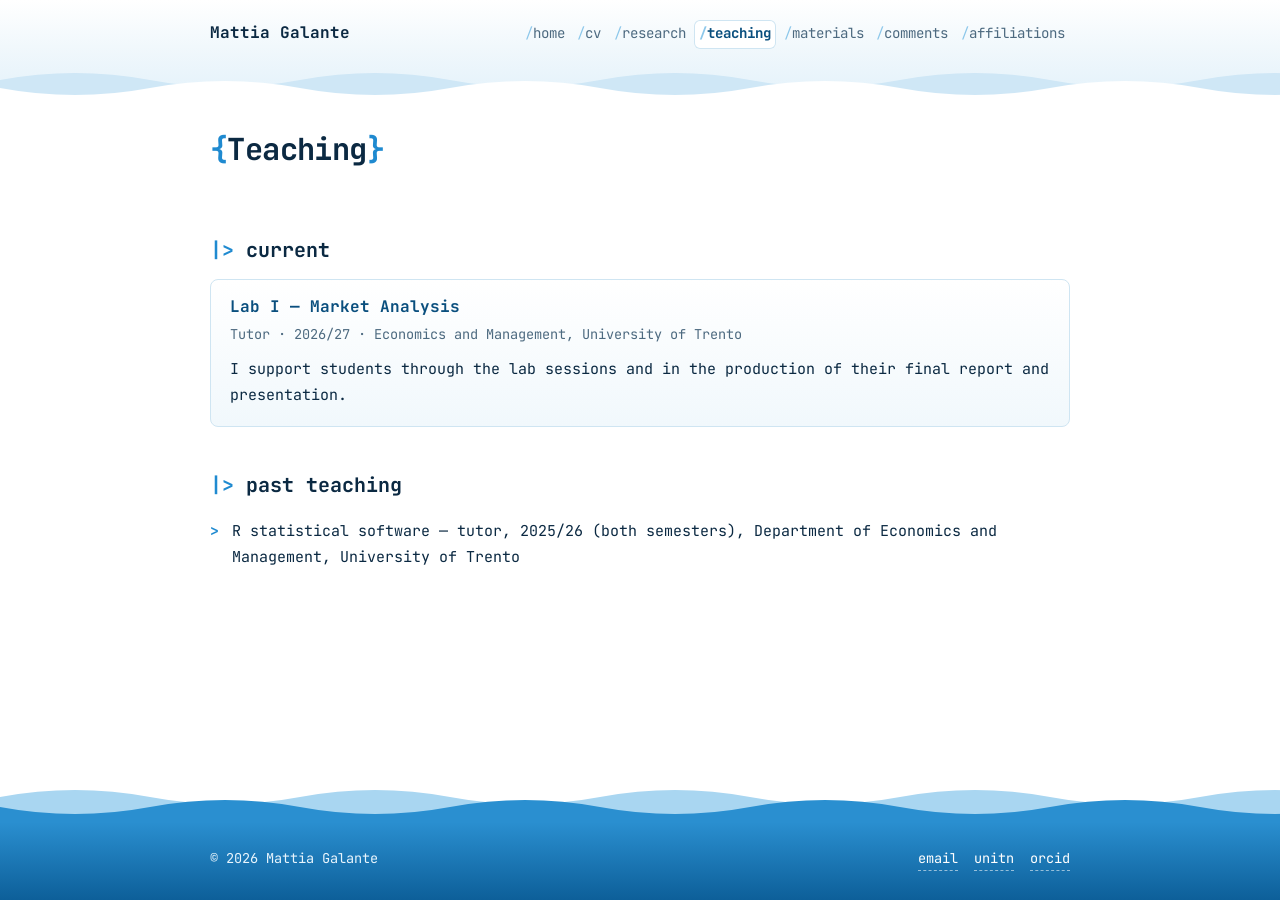
<file: teaching.html>
<!DOCTYPE html>
<html lang="en">
<head>
  <meta charset="utf-8">
  <meta name="viewport" content="width=device-width, initial-scale=1">
  <title>Teaching — Mattia Galante</title>
  <meta name="description" content="Teaching of Mattia Galante.">
  <meta name="author" content="Mattia Galante">
  <meta name="theme-color" content="#1f8ad0">
  <link rel="icon" href="assets/img/favicon.svg" type="image/svg+xml">
  <link rel="stylesheet" href="assets/css/style.css">
  <script src="assets/js/main.js" defer></script>
</head>
<body>
  <a class="skip-link" href="#main">Skip to content</a>

  <!-- ===== HEADER — same on every page: only aria-current changes ===== -->
  <header class="site-header">
    <div class="wrap">
      <a class="brand" href="index.html">Mattia Galante</a>
      <nav class="site-nav" aria-label="Main">
        <a href="index.html">home</a>
        <a href="cv.html">cv</a>
        <a href="research.html">research</a>
        <a href="teaching.html" aria-current="page">teaching</a>
        <a href="materials.html">materials</a>
        <a href="comments.html">comments</a>
        <a href="affiliations.html">affiliations</a>
      </nav>
    </div>
  </header>

  <main id="main" class="wrap">

    <section class="page-head">
      <h1>Teaching</h1>
    </section>

    <section aria-labelledby="t-current">
      <h2 id="t-current">current</h2>
      <div class="cards">
        <article class="card">
          <h3>Lab I &mdash; Market Analysis</h3>
          <p class="meta">Tutor &middot; 2026/27 &middot; Economics and Management, University of Trento</p>
          <p>I support students through the lab sessions and in the production of their final report and presentation.</p>
        </article>
      </div>
    </section>

    <section aria-labelledby="t-past">
      <h2 id="t-past">past teaching</h2>
      <ul class="prompt-list">
        <li>R statistical software &mdash; tutor, 2025/26 (both semesters), Department of Economics and Management, University of Trento</li>
      </ul>
    </section>
  </main>

  <!-- ===== FOOTER — same on every page ===== -->
  <footer class="site-footer">
    <div class="wrap">
      <span>&copy; <span data-year>2026</span> Mattia Galante</span>
      <span class="footer-links">
        <a href="mailto:mattia.galante-1@unitn.it">email</a>
        <a href="https://webapps.unitn.it/du/en/Persona/PER0280218/Curriculum">unitn</a>
        <a href="https://orcid.org/0009-0009-4476-0902">orcid</a>
      </span>
    </div>
  </footer>
</body>
</html>
</file>
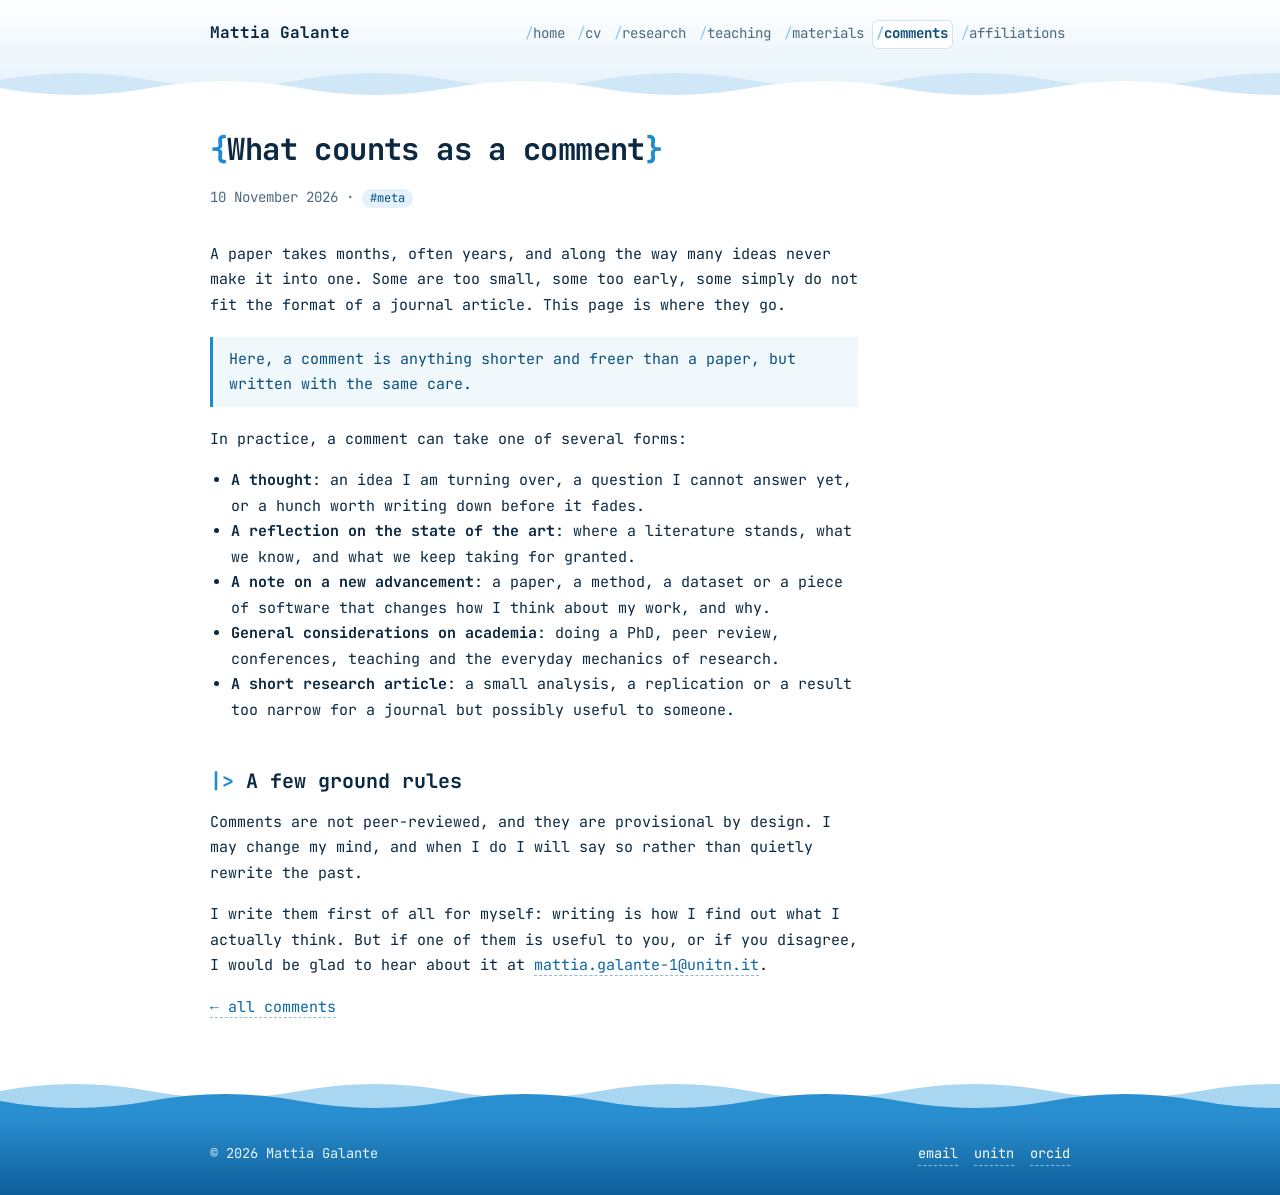
<file: comments/what-counts-as-a-comment.html>
<!DOCTYPE html>
<html lang="en">
<head>
  <meta charset="utf-8">
  <meta name="viewport" content="width=device-width, initial-scale=1">
  <title>What counts as a comment — Mattia Galante</title>
  <meta name="description" content="What the Comments page is for: thoughts, reflections on the state of the art and on new advances, notes on academia and short research articles.">
  <meta name="author" content="Mattia Galante">
  <meta name="theme-color" content="#1f8ad0">
  <link rel="icon" href="../assets/img/favicon.svg" type="image/svg+xml">
  <link rel="stylesheet" href="../assets/css/style.css">
  <script src="../assets/js/main.js" defer></script>
</head>
<body>
  <a class="skip-link" href="#main">Skip to content</a>

  <!-- ===== HEADER — same on every page: only aria-current changes ===== -->
  <header class="site-header">
    <div class="wrap">
      <a class="brand" href="../index.html">Mattia Galante</a>
      <nav class="site-nav" aria-label="Main">
        <a href="../index.html">home</a>
        <a href="../cv.html">cv</a>
        <a href="../research.html">research</a>
        <a href="../teaching.html">teaching</a>
        <a href="../materials.html">materials</a>
        <a href="../comments.html" aria-current="page">comments</a>
        <a href="../affiliations.html">affiliations</a>
      </nav>
    </div>
  </header>

  <main id="main" class="wrap">

    <section class="page-head">
      <h1>What counts as a comment</h1>
      <p class="post-meta"><time datetime="2026-11-10">10 November 2026</time> &middot; <span class="tag">#meta</span></p>
    </section>

    <!-- To write a new post: copy this file, rename it (e.g. 2026-12-cost-vectors.html) and change the text -->
    <article class="prose">
      <p>A paper takes months, often years, and along the way many ideas never make it into one. Some are too small, some too early, some simply do not fit the format of a journal article. This page is where they go.</p>
      <blockquote>Here, a comment is anything shorter and freer than a paper, but written with the same care.</blockquote>
      <p>In practice, a comment can take one of several forms:</p>
      <ul>
        <li><strong>A thought</strong>: an idea I am turning over, a question I cannot answer yet, or a hunch worth writing down before it fades.</li>
        <li><strong>A reflection on the state of the art</strong>: where a literature stands, what we know, and what we keep taking for granted.</li>
        <li><strong>A note on a new advancement</strong>: a paper, a method, a dataset or a piece of software that changes how I think about my work, and why.</li>
        <li><strong>General considerations on academia</strong>: doing a PhD, peer review, conferences, teaching and the everyday mechanics of research.</li>
        <li><strong>A short research article</strong>: a small analysis, a replication or a result too narrow for a journal but possibly useful to someone.</li>
      </ul>
      <h2>A few ground rules</h2>
      <p>Comments are not peer-reviewed, and they are provisional by design. I may change my mind, and when I do I will say so rather than quietly rewrite the past.</p>
      <p>I write them first of all for myself: writing is how I find out what I actually think. But if one of them is useful to you, or if you disagree, I would be glad to hear about it at <a href="mailto:mattia.galante-1@unitn.it">mattia.galante-1@unitn.it</a>.</p>
      <p><a href="../comments.html">&larr; all comments</a></p>
    </article>
  </main>

  <!-- ===== FOOTER — same on every page ===== -->
  <footer class="site-footer">
    <div class="wrap">
      <span>&copy; <span data-year>2026</span> Mattia Galante</span>
      <span class="footer-links">
        <a href="mailto:mattia.galante-1@unitn.it">email</a>
        <a href="https://webapps.unitn.it/du/en/Persona/PER0280218/Curriculum">unitn</a>
        <a href="https://orcid.org/0009-0009-4476-0902">orcid</a>
      </span>
    </div>
  </footer>
</body>
</html>
</file>
<file: assets/css/style.css>
/* ==========================================================================
   Personal website — "console marina" theme
   White + azure, monospace type, stylized waves.

   Contents
   1. Fonts (self-hosted JetBrains Mono, SIL OFL)
   2. Variables (colours, sizes)  <- change the palette here
   3. Base
   4. Header + navigation + waves
   5. Page headings
   6. Components: terminal window, key-value list, buttons, tags, log
   7. Research: publications, abstracts, cards
   8. CV
   9. Comments (posts)
   10. Footer
   11. Draft helpers (.todo)
   12. Responsive, motion, print
   ========================================================================== */

/* 1. Fonts ---------------------------------------------------------------- */
@font-face {
  font-family: "JetBrains Mono"; font-style: normal; font-weight: 400; font-display: swap;
  src: url("../fonts/jetbrains-mono-latin-400-normal.woff2") format("woff2");
  unicode-range: U+0000-00FF,U+0131,U+0152-0153,U+02BB-02BC,U+02C6,U+02DA,U+02DC,U+0304,U+0308,U+0329,U+2000-206F,U+20AC,U+2122,U+2191,U+2193,U+2212,U+2215,U+FEFF,U+FFFD;
}
@font-face {
  font-family: "JetBrains Mono"; font-style: normal; font-weight: 400; font-display: swap;
  src: url("../fonts/jetbrains-mono-latin-ext-400-normal.woff2") format("woff2");
  unicode-range: U+0100-02BA,U+02BD-02C5,U+02C7-02CC,U+02CE-02D7,U+02DD-02FF,U+0304,U+0308,U+0329,U+1D00-1DBF,U+1E00-1E9F,U+1EF2-1EFF,U+2020,U+20A0-20AB,U+20AD-20C0,U+2113,U+2C60-2C7F,U+A720-A7FF;
}
@font-face {
  font-family: "JetBrains Mono"; font-style: normal; font-weight: 700; font-display: swap;
  src: url("../fonts/jetbrains-mono-latin-700-normal.woff2") format("woff2");
  unicode-range: U+0000-00FF,U+0131,U+0152-0153,U+02BB-02BC,U+02C6,U+02DA,U+02DC,U+0304,U+0308,U+0329,U+2000-206F,U+20AC,U+2122,U+2191,U+2193,U+2212,U+2215,U+FEFF,U+FFFD;
}
@font-face {
  font-family: "JetBrains Mono"; font-style: normal; font-weight: 700; font-display: swap;
  src: url("../fonts/jetbrains-mono-latin-ext-700-normal.woff2") format("woff2");
  unicode-range: U+0100-02BA,U+02BD-02C5,U+02C7-02CC,U+02CE-02D7,U+02DD-02FF,U+0304,U+0308,U+0329,U+1D00-1DBF,U+1E00-1E9F,U+1EF2-1EFF,U+2020,U+20A0-20AB,U+20AD-20C0,U+2113,U+2C60-2C7F,U+A720-A7FF;
}
@font-face {
  font-family: "JetBrains Mono"; font-style: italic; font-weight: 400; font-display: swap;
  src: url("../fonts/jetbrains-mono-latin-400-italic.woff2") format("woff2");
  unicode-range: U+0000-00FF,U+0131,U+0152-0153,U+02BB-02BC,U+02C6,U+02DA,U+02DC,U+0304,U+0308,U+0329,U+2000-206F,U+20AC,U+2122,U+2191,U+2193,U+2212,U+2215,U+FEFF,U+FFFD;
}
@font-face {
  font-family: "JetBrains Mono"; font-style: italic; font-weight: 400; font-display: swap;
  src: url("../fonts/jetbrains-mono-latin-ext-400-italic.woff2") format("woff2");
  unicode-range: U+0100-02BA,U+02BD-02C5,U+02C7-02CC,U+02CE-02D7,U+02DD-02FF,U+0304,U+0308,U+0329,U+1D00-1DBF,U+1E00-1E9F,U+1EF2-1EFF,U+2020,U+20A0-20AB,U+20AD-20C0,U+2113,U+2C60-2C7F,U+A720-A7FF;
}

/* 2. Variables ------------------------------------------------------------ */
:root {
  --bg: #ffffff;
  --foam: #f1f8fc;        /* very light azure: header, boxes */
  --foam-2: #e2f1fa;      /* light azure: hovers, bars */
  --line: #cfe5f2;        /* borders */
  --ink: #0b2942;         /* main text: deep navy */
  --muted: #4d6a80;       /* secondary text */
  --azure: #1f8ad0;       /* decorative azure (#, bullets, waves) */
  --link: #0b67a3;        /* links: darker azure, readable on white */
  --deep: #0a4f7e;        /* hover, active */
  --sea: #0b7f7a;         /* prompt colour (sea green) */
  --footer-top: #2a8fd0;  /* must match wave-footer-front.svg */
  --footer-bottom: #0d5f99;
  --radius: 10px;
  --shadow: 0 14px 34px -22px rgba(11, 41, 66, .45);
  --mono: "JetBrains Mono", ui-monospace, SFMono-Regular, Menlo, Consolas, "Liberation Mono", monospace;
  --wrap: 900px;
  --tile: 600px;          /* width of one wave tile */
}

/* 3. Base ----------------------------------------------------------------- */
*, *::before, *::after { box-sizing: border-box; }
html { -webkit-text-size-adjust: 100%; scroll-behavior: smooth; }
body {
  margin: 0;
  min-height: 100vh;
  display: flex;
  flex-direction: column;
  font-family: var(--mono);
  font-variant-ligatures: none;      /* show |> as typed, not as a triangle */
  font-feature-settings: "calt" 0, "liga" 0;
  font-size: 15px;
  line-height: 1.7;
  color: var(--ink);
  background: var(--bg);
}
main { flex: 1; width: 100%; }
[hidden] { display: none !important; }   /* elements marked hidden stay in the code but are not shown */
.wrap { max-width: var(--wrap); margin: 0 auto; padding: 0 1.25rem; }
img { max-width: 100%; height: auto; }
p { margin: 0 0 1rem; }
::selection { background: #bfe3f7; color: var(--ink); }

a { color: var(--link); text-decoration: none; border-bottom: 1px dashed rgba(11, 103, 163, .45); }
a:hover { color: var(--deep); border-bottom-style: solid; }
:focus-visible { outline: 2px solid var(--azure); outline-offset: 3px; border-radius: 3px; }

.skip-link { position: absolute; left: -999px; top: .5rem; z-index: 10; background: var(--ink); color: #fff; padding: .4rem .8rem; border: 0; }
.skip-link:focus { left: .5rem; }

hr.tilde {
  border: 0; height: 12px; margin: 2.8rem 0;
  background: url("../img/wave-line.svg") repeat-x center / 60px 12px;
  opacity: .9;
}

code, kbd { font-family: var(--mono); background: var(--foam-2); padding: .05em .35em; border-radius: 4px; font-size: .92em; }

/* 4. Header + navigation + waves ------------------------------------------ */
.site-header {
  position: relative;
  background: linear-gradient(180deg, #ffffff 0%, var(--foam) 45%, var(--foam-2) 100%);
  padding-top: 1.2rem;
}
.site-header .wrap {
  display: flex; flex-wrap: wrap; align-items: baseline; justify-content: space-between;
  gap: .5rem 1.2rem;
  padding-bottom: 3.4rem;
}
.brand { font-weight: 700; font-size: 1rem; color: var(--ink); border: 0; white-space: nowrap; }
.brand:hover { color: var(--deep); }

.site-nav { display: flex; flex-wrap: wrap; gap: .15rem .2rem; font-size: .88rem; }
.site-nav a { color: var(--muted); border: 0; padding: .15rem .3rem; border-radius: 6px; }
.site-nav a::before { content: "/"; color: #8cc7ea; }
.site-nav a:hover { color: var(--link); background: #fff; }
.site-nav a[aria-current="page"] { color: var(--deep); background: #fff; font-weight: 700; box-shadow: inset 0 0 0 1px var(--line); }

/* two wave layers drifting at different speeds */
.site-header::before,
.site-header::after {
  content: ""; position: absolute; left: 0; right: 0; bottom: -1px; height: 40px;
  background-repeat: repeat-x; background-size: var(--tile) 40px;
  pointer-events: none;
}
.site-header::before { background-image: url("../img/wave-back.svg"); animation: drift 38s linear infinite; }
.site-header::after  { background-image: url("../img/wave-front.svg"); animation: drift 26s linear infinite reverse; }
@keyframes drift { from { background-position-x: 0; } to { background-position-x: calc(var(--tile) * -1); } }

/* 5. Page headings -------------------------------------------------------- */
.page-head { padding: 1.6rem 0 .4rem; }

h1, h2, h3, h4 { line-height: 1.3; font-weight: 700; }
h1 { font-size: 1.9rem; margin: .1rem 0 1rem; letter-spacing: -.02em; }
h1::before { content: "{"; color: var(--azure); }
h1::after { content: "}"; color: var(--azure); }
h2 { font-size: 1.25rem; margin: 2.8rem 0 1rem; scroll-margin-top: 1rem; }
h2::before { content: "|> "; color: var(--azure); }
h3 { font-size: 1rem; margin: 2rem 0 .8rem; color: var(--deep); scroll-margin-top: 1rem; }
h3::before { content: "|> "; color: #8cc7ea; }
.no-hash::before, .no-hash::after { content: none; }
.lead { color: var(--muted); max-width: 70ch; }

/* in-page index, e.g. on Research */
.toc { display: flex; flex-wrap: wrap; gap: .4rem; margin: .4rem 0 0; padding: 0; list-style: none; font-size: .88rem; }
.toc a { display: inline-block; border: 1px solid var(--line); border-radius: 999px; padding: .1rem .7rem; background: var(--foam); }
.toc a::before { content: "#"; color: var(--azure); margin-right: .15rem; }
.toc a:hover { background: var(--foam-2); }

/* 6. Components ----------------------------------------------------------- */
/* terminal window */
.term {
  margin-top: 2rem;
  border: 1px solid var(--line); border-radius: var(--radius);
  background: #fff; box-shadow: var(--shadow); overflow: hidden;
}
.term-bar {
  display: flex; align-items: center; gap: .45rem;
  padding: .55rem .85rem; background: var(--foam-2); border-bottom: 1px solid var(--line);
  font-size: .8rem; color: var(--muted);
}
.term-bar i { width: 11px; height: 11px; border-radius: 50%; display: inline-block; background: #a9d6f1; }
.term-bar i:nth-child(2) { background: #5fb3e6; }
.term-bar i:nth-child(3) { background: #1f8ad0; }
.term-title { margin-left: .5rem; }
.term-body { padding: 1.4rem 1.5rem 1.5rem; }

.about { display: grid; grid-template-columns: 190px 1fr; gap: 1.7rem; align-items: start; }
.about .photo { width: 190px; height: auto; border-radius: 8px; border: 1px solid var(--line); background: var(--foam); }
.about h1 { margin-top: 0; margin-bottom: .2rem; }
.role { color: var(--muted); margin-bottom: 1rem; }

/* key: value list (contacts) */
.kv { display: grid; grid-template-columns: max-content 1fr; gap: .25rem 1rem; margin: 1.2rem 0; padding: .9rem 1rem; background: var(--foam); border-radius: 8px; font-size: .9rem; }
.kv dt { color: var(--sea); font-weight: 700; }
.kv dt::after { content: ":"; color: var(--muted); font-weight: 400; }
.kv dd { margin: 0; overflow-wrap: anywhere; }

/* buttons (links or summaries that look like buttons) */
.btn,
details.abstract > summary {
  display: inline-flex; align-items: center; gap: .35rem;
  padding: .32rem .8rem; border: 1px solid #9fcdec; border-radius: 6px;
  background: #fff; color: var(--link); font-size: .85rem; line-height: 1.4;
  cursor: pointer; user-select: none; font-family: var(--mono);
}
.btn:hover, details.abstract > summary:hover { background: var(--foam-2); border-color: var(--azure); color: var(--deep); }
.btn.primary { background: var(--link); border-color: var(--link); color: #fff; }
.btn.primary:hover { background: var(--deep); border-color: var(--deep); color: #fff; }
.btn-row { display: flex; flex-wrap: wrap; gap: .5rem; margin: 1rem 0 0; }
button.btn { font: inherit; font-size: .85rem; }

.tag { display: inline-block; font-size: .75rem; line-height: 1.6; padding: 0 .5rem; border-radius: 999px; background: var(--foam-2); color: var(--deep); white-space: nowrap; }
.muted { color: var(--muted); }
.small { font-size: .85rem; }

/* dated log (news, conferences) */
.log { list-style: none; margin: 0; padding: 0; border-left: 2px solid var(--line); }
.log li { position: relative; display: grid; grid-template-columns: 6.6rem 1fr; gap: 1rem; padding: .5rem 0 .5rem 1.1rem; }
.log li::before {
  content: ""; position: absolute; left: -7px; top: 1rem;
  width: 12px; height: 12px; border-radius: 50%; background: #fff; border: 2px solid var(--azure);
}
.log time { color: var(--muted); font-size: .88rem; padding-top: .05rem; }
.log li:first-child::before { background: var(--azure); }

/* plain list with "> " bullets */
.prompt-list { list-style: none; margin: 0; padding: 0; }
.prompt-list li { position: relative; padding: .35rem 0 .35rem 1.4rem; }
.prompt-list li::before { content: ">"; position: absolute; left: 0; color: var(--azure); font-weight: 700; }

/* cards (projects, affiliations) */
.cards { display: grid; grid-template-columns: repeat(auto-fit, minmax(250px, 1fr)); gap: 1rem; }
.card { border: 1px solid var(--line); border-radius: 8px; padding: 1.1rem 1.2rem; background: linear-gradient(180deg, #fff 0%, var(--foam) 100%); }
.card h3 { margin: 0 0 .3rem; }
.card h3::before { content: none; }
.card .meta { color: var(--muted); font-size: .85rem; margin-bottom: .7rem; }
.card-logo { display: block; height: 42px; width: auto; max-width: 100%; object-fit: contain; object-position: left center; margin: 0 0 .9rem; }
.card-logo-text { display: inline-flex; align-items: center; height: 42px; margin: 0 0 .9rem; padding: 0 .75rem; border: 2px solid var(--deep); border-radius: 6px; font-weight: 700; font-size: 1.1rem; letter-spacing: .08em; color: var(--deep); }   /* for affiliations without a logo */
.card p:last-child { margin-bottom: 0; }

/* 7. Research: publications ----------------------------------------------- */
.pub { border: 1px solid var(--line); border-radius: 8px; padding: 1rem 1.15rem; margin-bottom: .9rem; background: #fff; transition: border-color .15s; }
.pub:hover { border-color: #9fcdec; }
.pub-title { margin: 0 0 .2rem; font-size: 1rem; color: var(--ink); }
.pub-title::before { content: none; }
.pub-meta { margin: 0 0 .75rem; color: var(--muted); font-size: .87rem; }
.pub-meta em { color: var(--ink); }
.pub-meta:last-child { margin-bottom: 0; }
.pub-actions { display: flex; flex-wrap: wrap; gap: .5rem; align-items: flex-start; }

details.abstract > summary { list-style: none; }
details.abstract > summary::-webkit-details-marker { display: none; }
details.abstract > summary::before { content: "[+]"; font-weight: 700; }
details.abstract[open] > summary::before { content: "[-]"; }
details.abstract[open] { flex: 1 1 100%; }
.abstract-text {
  margin-top: .7rem; padding: .85rem 1rem;
  background: var(--foam); border-left: 3px solid var(--azure); border-radius: 0 6px 6px 0;
  font-size: .9rem;
}
.abstract-text p:last-child { margin-bottom: 0; }

.wip .prompt-list li { padding-top: .45rem; padding-bottom: .45rem; }

/* 8. CV ------------------------------------------------------------------- */
.cv-actions { display: flex; flex-wrap: wrap; gap: .6rem; align-items: center; margin: .2rem 0 1.4rem; }
.cv-row { display: grid; grid-template-columns: 9.5rem 1fr; gap: 1rem; padding: .55rem 0; border-bottom: 1px dashed var(--line); }
.cv-row:last-child { border-bottom: 0; }
.cv-row .when { color: var(--muted); font-size: .88rem; padding-top: .05rem; }
.cv-row .what p { margin: 0; }
.cv-row .what .muted { font-size: .88rem; }

/* 9. Comments (posts) ----------------------------------------------------- */
.post-item { padding: 1.1rem 0; border-bottom: 1px dashed var(--line); }
.post-item:last-child { border-bottom: 0; }
.post-item h3 { margin: .1rem 0 .4rem; font-size: 1.05rem; }
.post-item h3::before { content: none; }
.post-item h3 a { border-bottom: 0; }
.post-item h3 a:hover { border-bottom: 1px solid; }
.post-item .meta { color: var(--muted); font-size: .85rem; display: flex; flex-wrap: wrap; gap: .4rem .8rem; align-items: center; }
.post-item p { margin: .3rem 0 0; }

.prose { max-width: 72ch; }
.prose blockquote { margin: 1.2rem 0; padding: .6rem 1rem; border-left: 3px solid var(--azure); background: var(--foam); color: var(--deep); }
.prose ul { padding-left: 1.3rem; }
.post-meta { color: var(--muted); font-size: .88rem; margin-bottom: 1.6rem; }

/* 10. Footer -------------------------------------------------------------- */
.site-footer {
  position: relative; margin-top: 5rem;
  background: linear-gradient(180deg, var(--footer-top) 0%, var(--footer-bottom) 100%);
  color: #e8f5fd; font-size: .85rem;
  padding: 1.6rem 0 1.8rem;
}
.site-footer::before,
.site-footer::after {
  content: ""; position: absolute; left: 0; right: 0; top: -39px; height: 40px;
  background-repeat: repeat-x; background-size: var(--tile) 40px; pointer-events: none;
}
.site-footer::before { background-image: url("../img/wave-footer-back.svg"); animation: drift 44s linear infinite reverse; }
.site-footer::after  { background-image: url("../img/wave-footer-front.svg"); animation: drift 30s linear infinite; }
.site-footer .wrap { display: flex; flex-wrap: wrap; justify-content: space-between; gap: .6rem 1.5rem; }
.site-footer a { color: #fff; border-bottom-color: rgba(255, 255, 255, .55); }
.site-footer a:hover { color: #fff; border-bottom-style: solid; }
.footer-links { display: flex; flex-wrap: wrap; gap: .3rem 1rem; }

/* 11. Draft helpers ------------------------------------------------------- */
/* Everything still to be filled in is wrapped in <span class="todo">.
   Search the files for "todo" to find them; remove the class when done. */
.todo { background: #fff4cc; border-bottom: 1px dashed #d9a92a; padding: 0 .2em; border-radius: 2px; }
.todo-note { font-size: .8rem; color: #8a6510; background: #fff8e0; border: 1px dashed #e3bf5c; padding: .4rem .7rem; border-radius: 6px; margin: 0 0 1rem; }

/* 12. Responsive, motion, print ------------------------------------------- */
@media (max-width: 680px) {
  body { font-size: 14px; }
  h1 { font-size: 1.55rem; }
  .site-header .wrap { padding-bottom: 3.4rem; }
  :root { --tile: 420px; }
  .site-header::before, .site-header::after { height: 28px; background-size: var(--tile) 28px; }
  .site-footer::before, .site-footer::after { height: 28px; top: -27px; background-size: var(--tile) 28px; }
  .about { grid-template-columns: 1fr; gap: 1.1rem; }
  .about .photo { width: 140px; }
  .term-body { padding: 1.1rem 1rem 1.2rem; }
  .log li, .cv-row { grid-template-columns: 1fr; gap: .1rem; }
  .kv { grid-template-columns: 1fr; gap: 0; }
  .kv dd { margin-bottom: .45rem; }
}

@media (prefers-reduced-motion: reduce) {
  *, *::before, *::after { animation: none !important; transition: none !important; }
  html { scroll-behavior: auto; }
}

@media print {
  .site-header, .site-footer, .skip-link, .no-print, .toc { display: none !important; }
  body { font-size: 11pt; color: #000; }
  a { color: #000; border: 0; }
  .todo { background: none; border: 0; }
}
</file>
